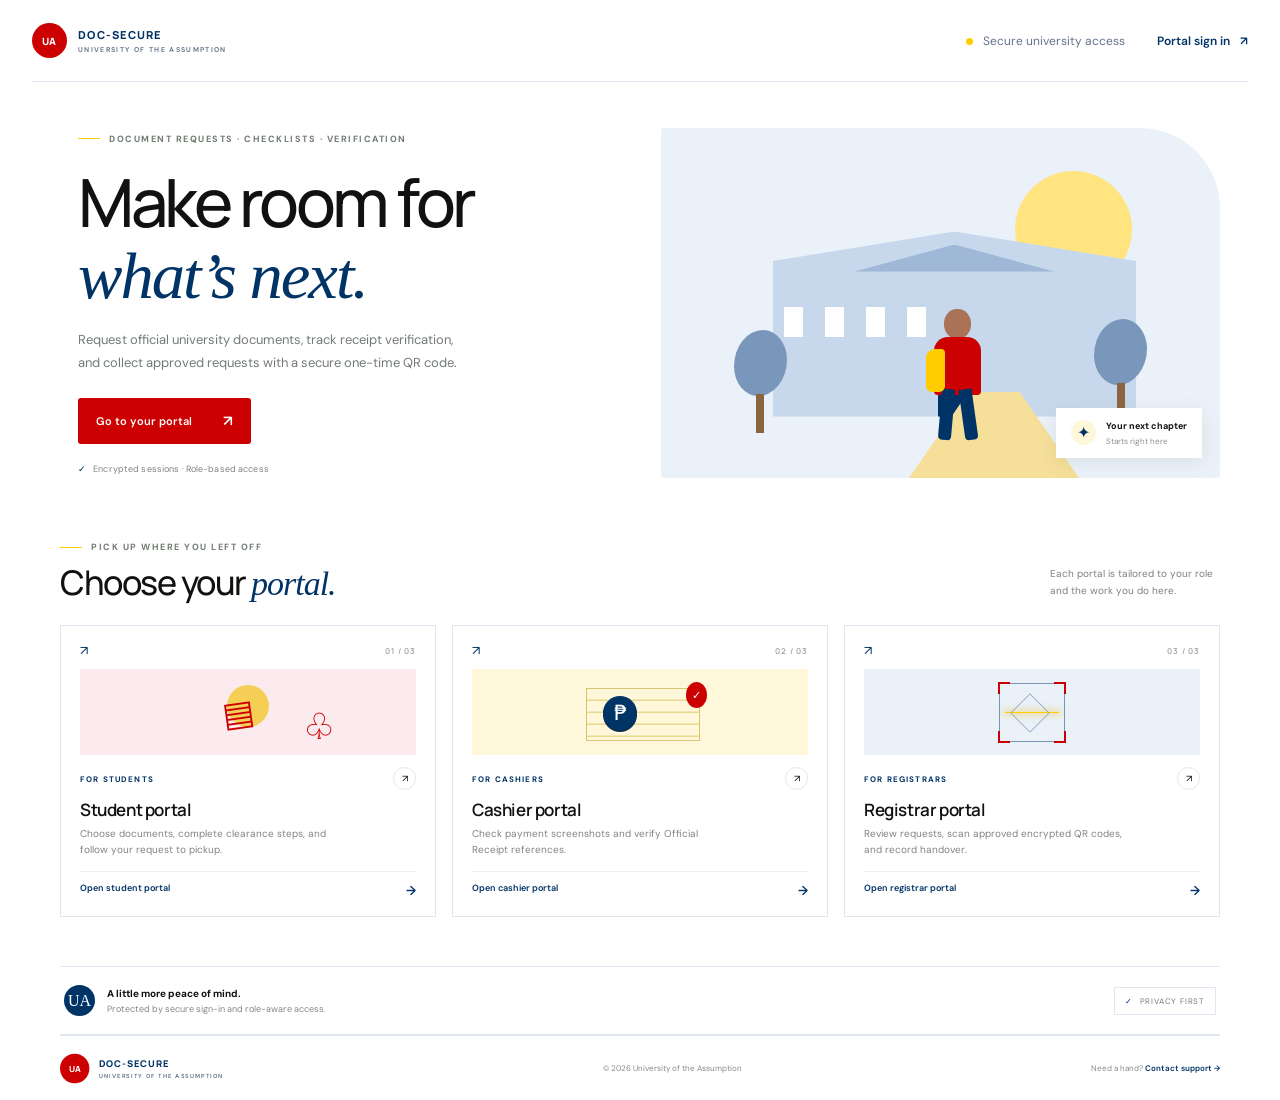
<file: frontend/index.html>
<!doctype html>
<html lang="en">
<head>
  <meta charset="utf-8">
  <meta name="viewport" content="width=device-width, initial-scale=1">
  <meta name="theme-color" content="#CC0000">
  <title>DOC-SECURE | University of the Assumption</title>
  <link rel="preconnect" href="https://fonts.googleapis.com">
  <link rel="preconnect" href="https://fonts.gstatic.com" crossorigin>
  <link href="https://fonts.googleapis.com/css2?family=DM+Sans:wght@400;500;600;700&family=Manrope:wght@400;500;600;700;800&display=swap" rel="stylesheet">
  <link rel="stylesheet" href="styles.css">
</head>
<body class="landing-page">
  <header class="site-header">
    <a class="brand" href="index.html" aria-label="DOC-SECURE, University of the Assumption"><span class="brand-mark">UA</span><span>DOC-SECURE <small>UNIVERSITY OF THE ASSUMPTION</small></span></a>
    <div class="header-right"><span class="secure-label"><span class="status-dot"></span> Secure university access</span><a class="text-link" href="#portals">Portal sign in <span>↗</span></a></div>
  </header>
  <main>
    <section class="hero wrap">
      <div class="hero-copy">
        <div class="eyebrow"><span class="eyebrow-line"></span> DOCUMENT REQUESTS · CHECKLISTS · VERIFICATION</div>
        <h1>Make room for<br><em>what’s next.</em></h1>
        <p class="hero-description">Request official university documents, track receipt verification, and collect approved requests with a secure one-time QR code.</p>
        <a class="button button-dark" href="#portals">Go to your portal <span>↗</span></a>
        <div class="hero-footnote"><span class="mini-check">✓</span> Encrypted sessions · Role-based access</div>
      </div>
      <div class="hero-art" aria-label="Illustration of a university student on campus">
        <div class="art-sun"></div><div class="art-building"><span></span><span></span><span></span><span></span><i></i></div>
        <div class="art-tree tree-left"><b></b><i></i></div><div class="art-tree tree-right"><b></b><i></i></div>
        <div class="art-path"></div><div class="art-student"><div class="student-head"></div><div class="student-body"></div><div class="student-bag"></div><div class="student-leg leg-one"></div><div class="student-leg leg-two"></div></div>
        <div class="art-note"><span class="note-icon">✦</span><span><strong>Your next chapter</strong><small>Starts right here</small></span></div>
      </div>
    </section>

    <section class="portals-section wrap" id="portals">
      <div class="section-heading"><div><div class="eyebrow"><span class="eyebrow-line"></span> PICK UP WHERE YOU LEFT OFF</div><h2>Choose your <em>portal.</em></h2></div><p>Each portal is tailored to your role<br>and the work you do here.</p></div>
      <div class="portal-grid">
        <a class="portal-card student-card" href="login/student/"><div class="card-top"><span class="portal-icon">↗</span><span class="card-number">01 / 03</span></div><div class="portal-illustration student-illustration"><div class="ill-sun"></div><div class="ill-book">▤</div><div class="ill-plant">♧</div></div><div class="portal-meta"><span class="role-tag">FOR STUDENTS</span><span class="arrow-circle">↗</span></div><h3>Student portal</h3><p>Choose documents, complete clearance steps, and follow your request to pickup.</p><div class="card-link">Open student portal <span>→</span></div></a>
        <a class="portal-card cashier-card" href="login/cashier/"><div class="card-top"><span class="portal-icon">↗</span><span class="card-number">02 / 03</span></div><div class="portal-illustration cashier-illustration"><div class="ledger-lines"></div><div class="ledger-coin">₱</div><div class="ledger-check">✓</div></div><div class="portal-meta"><span class="role-tag">FOR CASHIERS</span><span class="arrow-circle">↗</span></div><h3>Cashier portal</h3><p>Check payment screenshots and verify Official Receipt references.</p><div class="card-link">Open cashier portal <span>→</span></div></a>
        <a class="portal-card registrar-card" href="login/registrar/"><div class="card-top"><span class="portal-icon">↗</span><span class="card-number">03 / 03</span></div><div class="portal-illustration registrar-illustration"><div class="scan-frame"><i></i><b></b><span></span></div><div class="scan-glow"></div></div><div class="portal-meta"><span class="role-tag">FOR REGISTRARS</span><span class="arrow-circle">↗</span></div><h3>Registrar portal</h3><p>Review requests, scan approved encrypted QR codes, and record handover.</p><div class="card-link">Open registrar portal <span>→</span></div></a>
      </div>
    </section>
    <section class="trust-strip wrap"><div class="trust-mark">UA</div><div><strong>A little more peace of mind.</strong><span>Protected by secure sign-in and role-aware access.</span></div><div class="trust-badge"><span>✓</span> PRIVACY FIRST</div></section>
  </main>
  <footer class="site-footer wrap"><a class="brand brand-small" href="index.html"><span class="brand-mark">UA</span><span>DOC-SECURE <small>UNIVERSITY OF THE ASSUMPTION</small></span></a><span>© 2026 University of the Assumption</span><a href="mailto:help@ua.example">Need a hand? <b>Contact support →</b></a></footer>
</body>
</html>
</file>
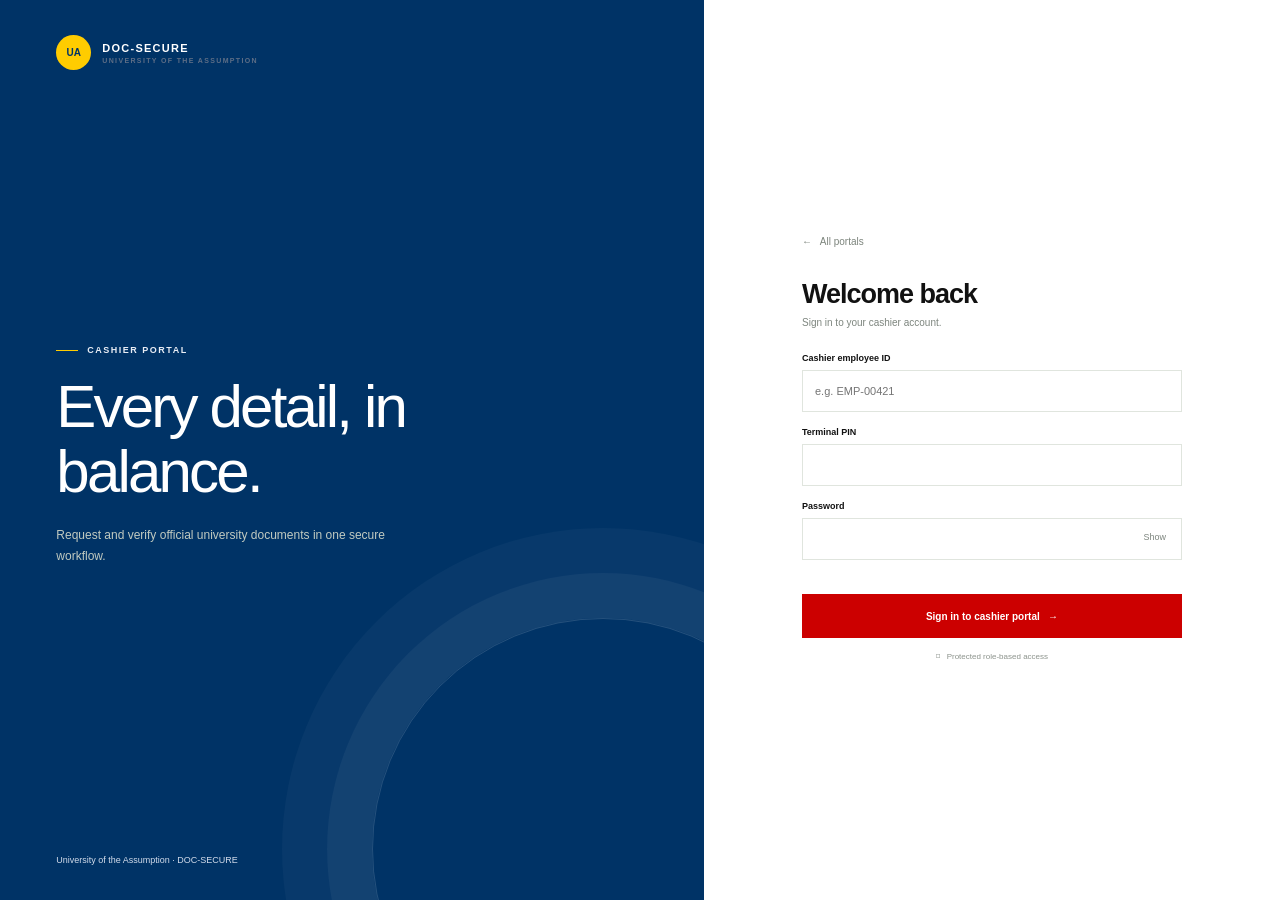
<file: frontend/login/cashier/index.html>
<!doctype html>
<html lang="en"><head><meta charset="utf-8"><meta name="viewport" content="width=device-width, initial-scale=1"><title>DOC-SECURE | University of the Assumption</title><link rel="stylesheet" href="../../styles.css"></head><body class="portal-page cashier-theme" data-role="cashier"><div id="app"></div><script src="../../js/crypto.js" defer></script><script src="../../js/app.js" defer></script></body></html>
</file>
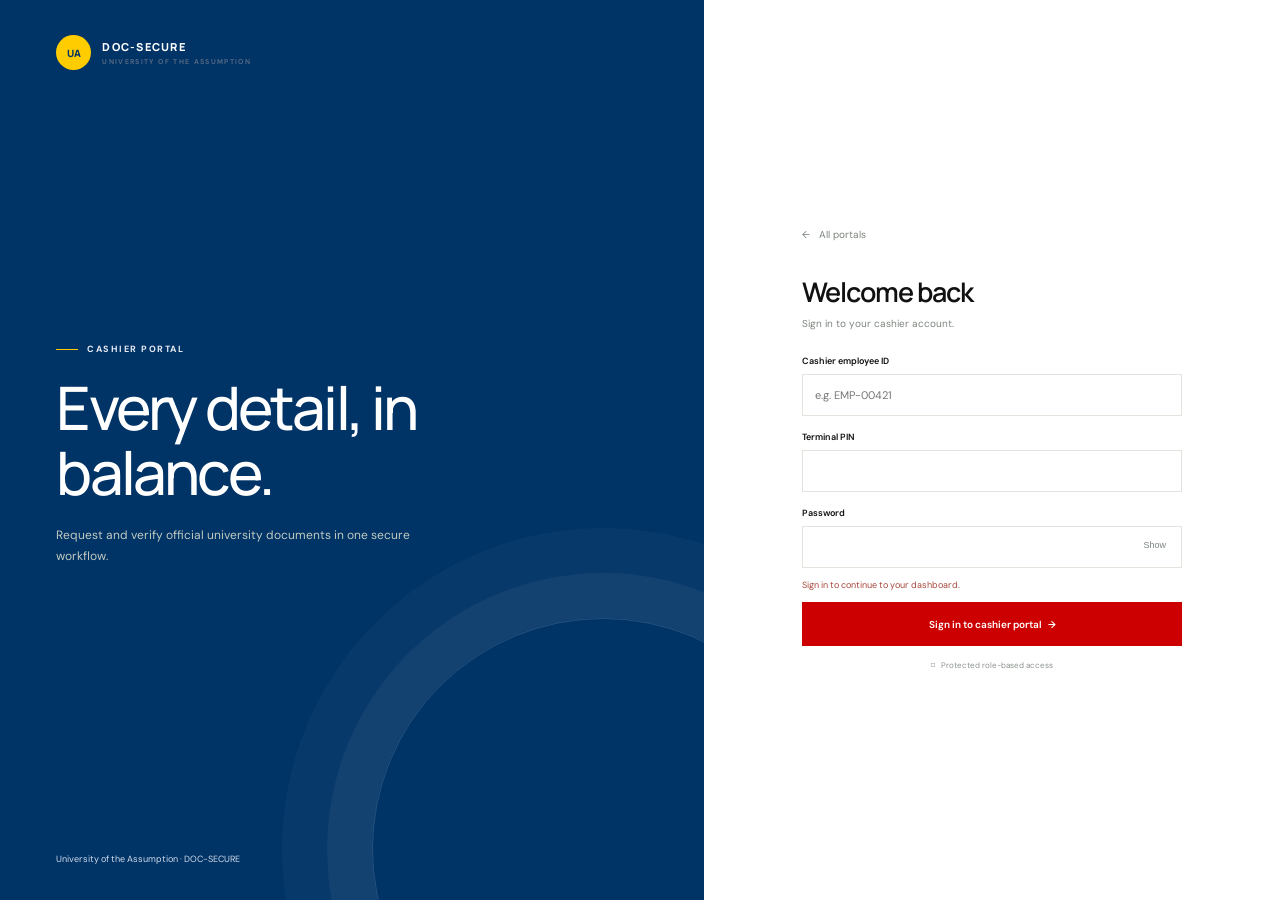
<file: frontend/cashier.html>
<!doctype html>
<html lang="en">
<head>
  <meta charset="utf-8"><meta name="viewport" content="width=device-width, initial-scale=1"><title>DOC-SECURE | University of the Assumption</title>
  <link rel="preconnect" href="https://fonts.googleapis.com"><link rel="preconnect" href="https://fonts.gstatic.com" crossorigin><link href="https://fonts.googleapis.com/css2?family=DM+Sans:wght@400;500;600;700&family=Manrope:wght@400;500;600;700;800&display=swap" rel="stylesheet"><link rel="stylesheet" href="styles.css">
</head>
<body class="portal-page cashier-theme" data-role="cashier">
  <div id="app"></div><script src="js/crypto.js" defer></script><script src="js/app.js" defer></script>
</body>
</html>
</file>
<file: frontend/styles.css>
:root{--ink:#202923;--muted:#747c75;--line:#e5e8e2;--paper:#f6f7f4;--white:#fff;--green:#dcebd8;--green-strong:#9fc68f;--serif:Georgia,'Times New Roman',serif;--sans:'DM Sans',sans-serif;--display:'Manrope',sans-serif}*{box-sizing:border-box}html{scroll-behavior:smooth}body{margin:0;background:var(--paper);color:var(--ink);font-family:var(--sans);-webkit-font-smoothing:antialiased}a{color:inherit;text-decoration:none}.wrap{width:min(1160px,calc(100% - 64px));margin-inline:auto}.site-header{height:82px;width:min(1280px,calc(100% - 64px));margin:auto;display:flex;align-items:center;justify-content:space-between;border-bottom:1px solid var(--line)}.brand{display:flex;align-items:center;gap:11px;font:800 11px var(--display);letter-spacing:1.25px}.brand small{display:block;font:600 8px var(--sans);letter-spacing:2.2px;margin-top:3px;color:#858c85}.brand-mark{height:35px;width:35px;border-radius:50%;display:grid;place-items:center;background:#24342b;color:#fff;font:700 18px var(--serif);letter-spacing:0}.header-right{display:flex;align-items:center;gap:32px;font-size:12px}.secure-label{color:#747c75}.status-dot{display:inline-block;width:7px;height:7px;margin-right:7px;border-radius:50%;background:#82ae70}.text-link{font-weight:600}.text-link span{margin-left:7px}.hero{display:grid;grid-template-columns:1fr 1fr;min-height:435px;align-items:center;padding:38px 0 32px;gap:42px}.hero-copy{padding:2px 0 0 18px}.eyebrow{font-size:9px;font-weight:700;letter-spacing:1.5px;color:#717a71;display:flex;align-items:center;gap:9px}.eyebrow-line{height:1px;width:22px;background:#91aa88}.hero h1,.section-heading h2{font:500 clamp(46px,5.2vw,67px)/1.07 var(--display);letter-spacing:-3.5px;margin:21px 0 14px}.hero h1 em,.section-heading h2 em{font:italic 500 1em var(--serif);letter-spacing:-2px;color:#6f9468}.hero-description{max-width:390px;color:#737b74;font-size:13px;line-height:1.8;margin:0 0 23px}.button{height:46px;padding:0 18px;display:inline-flex;align-items:center;gap:31px;font-size:11px;font-weight:600;border-radius:3px}.button-dark{background:#26372d;color:#fff}.button-dark span{font-size:15px}.hero-footnote{font-size:9px;color:#7c847c;margin-top:19px;letter-spacing:.12px}.mini-check{color:#5f8c59;margin-right:5px}.hero-art{position:relative;height:350px;overflow:hidden;background:#e7eee4;border-radius:3px 80px 3px 3px}.art-sun{position:absolute;width:117px;height:117px;border-radius:50%;background:#f4eccd;top:43px;right:88px}.art-building{position:absolute;top:104px;left:20%;width:65%;height:185px;background:#c8d7c6;clip-path:polygon(0 16%,50% 0,100% 16%,100% 100%,0 100%)}.art-building:before{content:"";position:absolute;top:13px;left:50%;transform:translateX(-50%);width:55%;height:27px;background:#aec4ad;clip-path:polygon(0 100%,50% 0,100% 100%)}.art-building span{position:relative;z-index:2;display:inline-block;width:19px;height:30px;background:#ecf0dc;margin:75px 11px 0}.art-building i{position:absolute;bottom:0;left:calc(50% - 16px);width:32px;height:58px;background:#79977d;border-radius:18px 18px 0 0}.art-path{position:absolute;bottom:-44px;left:39%;width:230px;height:130px;background:#d6d5bc;clip-path:polygon(39% 0,61% 0,100% 100%,0 100%)}.art-tree{position:absolute;z-index:3;bottom:47px}.tree-left{left:13%}.tree-right{right:13%;bottom:58px}.art-tree b{display:block;width:53px;height:66px;background:#8ca77e;border-radius:55% 45% 55% 45%}.art-tree i{display:block;height:39px;width:8px;background:#927e62;margin:-2px auto}.art-student{position:absolute;z-index:4;bottom:25px;left:47%;width:62px;height:147px}.student-head{position:absolute;top:3px;left:20px;height:30px;width:27px;border-radius:48%;background:#aa7256}.student-body{position:absolute;top:31px;left:10px;width:47px;height:58px;background:#587765;border-radius:14px 14px 4px 4px}.student-bag{position:absolute;z-index:2;top:43px;left:2px;width:19px;height:43px;background:#c7975d;border-radius:9px 4px 6px 6px}.student-leg{position:absolute;top:83px;width:13px;height:51px;background:#39483e;border-radius:0 0 4px 4px}.leg-one{left:16px;transform:rotate(5deg)}.leg-two{left:38px;transform:rotate(-8deg)}.art-note{position:absolute;z-index:5;right:18px;bottom:20px;background:#fff;padding:12px 15px;display:flex;align-items:center;gap:10px;box-shadow:0 4px 18px #66765a20}.note-icon{width:25px;height:25px;display:grid;place-items:center;background:#eff4e8;border-radius:50%;color:#75966a}.art-note strong,.art-note small{display:block;font-size:9px}.art-note small{color:#8b9189;margin-top:4px;font-size:8px}.portals-section{padding:24px 0 49px}.section-heading{display:flex;align-items:end;justify-content:space-between;margin-bottom:22px}.section-heading h2{font-size:34px;letter-spacing:-1.5px;margin:11px 0 0}.section-heading h2 em{letter-spacing:-1px}.section-heading p{font-size:10px;line-height:1.7;color:#7b827b;margin:0 7px 4px}.portal-grid{display:grid;grid-template-columns:repeat(3,1fr);gap:16px}.portal-card{display:block;min-height:285px;padding:16px 19px 17px;background:#fff;border:1px solid #eceee9;transition:transform .2s,box-shadow .2s}.portal-card:hover{transform:translateY(-3px);box-shadow:0 12px 26px #33432b10}.card-top,.portal-meta{display:flex;align-items:center;justify-content:space-between}.portal-icon{font-size:13px;color:#6b796b}.card-number{font:600 8px var(--display);letter-spacing:.8px;color:#9a9f99}.portal-illustration{height:86px;margin:10px 0 12px;position:relative;overflow:hidden}.student-illustration{background:#edf3e8}.ill-sun{position:absolute;width:42px;height:42px;background:#d7e5ca;border-radius:50%;left:calc(50% - 21px);top:16px}.ill-book{position:absolute;z-index:2;left:calc(50% - 26px);top:22px;font-size:34px;color:#667e5e;transform:rotate(-8deg)}.ill-plant{position:absolute;right:24%;bottom:5px;color:#77916f;font-size:36px}.cashier-illustration{background:#f4eee4}.ledger-lines{position:absolute;top:19px;left:34%;width:34%;height:53px;border:1px solid #c9b998;background:repeating-linear-gradient(to bottom,transparent 0 10px,#dacdb8 11px 12px)}.ledger-coin{position:absolute;left:39%;top:27px;width:34px;height:34px;display:grid;place-items:center;border-radius:50%;background:#d3b57d;color:#fff;font:500 21px var(--serif);box-shadow:0 2px 0 #b09666}.ledger-check{position:absolute;right:30%;top:13px;background:#869977;border-radius:50%;color:#fff;font-size:11px;padding:6px}.registrar-illustration{background:#e9eef0}.scan-frame{position:absolute;left:calc(50% - 33px);top:14px;width:66px;height:59px;border:1px solid #889b9f}.scan-frame:before,.scan-frame:after,.scan-frame i:before,.scan-frame i:after{content:"";position:absolute;width:10px;height:10px;border-color:#587c78;border-style:solid}.scan-frame:before{top:-2px;left:-2px;border-width:2px 0 0 2px}.scan-frame:after{top:-2px;right:-2px;border-width:2px 2px 0 0}.scan-frame i:before{bottom:-2px;left:-2px;border-width:0 0 2px 2px}.scan-frame i:after{bottom:-2px;right:-2px;border-width:0 2px 2px 0}.scan-frame b{position:absolute;left:5px;right:5px;top:28px;height:1px;background:#7d9b8e;box-shadow:0 0 7px 2px #9fbeae}.scan-frame span{position:absolute;top:15px;left:16px;height:28px;width:28px;border:1px solid #abc0b5;transform:rotate(45deg)}.portal-meta{margin-top:2px}.role-tag{font-size:8px;letter-spacing:1.15px;font-weight:700;color:#7c877c}.arrow-circle{height:23px;width:23px;display:grid;place-items:center;border:1px solid #e7e9e4;border-radius:50%;font-size:10px}.portal-card h3{font:600 17px var(--display);letter-spacing:-.4px;margin:8px 0 5px}.portal-card p{font-size:10px;color:#7f867f;line-height:1.55;margin:0;max-width:260px}.card-link{border-top:1px solid #edf0eb;margin-top:14px;padding-top:10px;font-size:9px;font-weight:600;display:flex;justify-content:space-between}.card-link span{font-size:13px;color:#83977b}.trust-strip{border-block:1px solid var(--line);padding:18px 4px;display:flex;align-items:center;gap:12px}.trust-mark{height:31px;width:31px;display:grid;place-items:center;background:#26372d;color:#fff;border-radius:50%;font:16px var(--serif)}.trust-strip strong,.trust-strip span{display:block}.trust-strip strong{font-size:10px}.trust-strip div:nth-child(2) span{font-size:9px;color:#818881;margin-top:3px}.trust-badge{margin-left:auto;padding:8px 10px;border:1px solid var(--line);font-size:8px;letter-spacing:.8px;color:#737c74}.trust-badge span{display:inline;color:#6b9663;margin-right:4px}.site-footer{min-height:65px;display:flex;align-items:center;justify-content:space-between;color:#858b84;font-size:8px}.brand-small{color:var(--ink);transform:scale(.84);transform-origin:left center}.site-footer>a:last-child b{color:#414c43;font-weight:600}

/* Role portal workspace */
.portal-page{min-height:100vh;--accent:#729568;--tint:#edf4e8;--accent-dark:#3f6040}.cashier-theme{--accent:#ad8b58;--tint:#f7f1e7;--accent-dark:#745832}.registrar-theme{--accent:#648589;--tint:#eaf1f1;--accent-dark:#3b6165}.workspace{min-height:100vh;display:grid;grid-template-columns:230px 1fr;background:#f5f6f3}.sidebar{background:#202d25;color:#fff;padding:25px 17px;display:flex;flex-direction:column}.sidebar .brand{color:#fff;margin:0 0 45px 7px}.sidebar .brand small{color:#a9b1aa}.sidebar .brand-mark{background:#465a49}.side-label{font-size:8px;letter-spacing:1.4px;color:#929d93;margin:0 0 13px 10px}.side-nav{display:grid;gap:4px}.side-nav a{font-size:11px;color:#cad1c9;padding:11px 10px;border-radius:3px}.side-nav a.active,.side-nav a:hover{background:#34453a;color:#fff}.side-nav a span{display:inline-block;width:23px;color:#a8b9a5}.side-bottom{margin-top:auto}.help-box{border:1px solid #435047;padding:13px;margin:18px 0 21px}.help-box strong{font-size:10px}.help-box p{font-size:9px;color:#aeb8af;line-height:1.5}.help-box a{font-size:9px;color:#dce7db}.user-mini{display:flex;align-items:center;gap:9px;border-top:1px solid #435047;padding:15px 2px 0;font-size:9px}.avatar{width:31px;height:31px;display:grid;place-items:center;border-radius:50%;background:#526f58;color:#fff;font-weight:700}.user-mini small{display:block;color:#aeb8af;margin-top:3px}.main-area{min-width:0}.topbar{height:65px;padding:0 38px;display:flex;align-items:center;justify-content:space-between;background:#fff;border-bottom:1px solid #eaede7}.breadcrumbs{font-size:10px;color:#899089}.breadcrumbs b{color:#333f36;font-weight:600}.topbar-right{display:flex;align-items:center;gap:19px;font-size:10px;color:#777f78}.top-avatar{height:29px;width:29px;border-radius:50%;display:grid;place-items:center;background:var(--tint);color:var(--accent-dark);font-weight:700}.dashboard{padding:30px 38px 50px;max-width:1280px;margin:auto}.welcome-row{display:flex;justify-content:space-between;align-items:end;margin-bottom:22px}.welcome-row .eyebrow{font-size:8px}.welcome-row h1{font:600 27px var(--display);letter-spacing:-1px;margin:8px 0 4px}.welcome-row p{font-size:10px;color:#7b837c;margin:0}.date-chip{background:#fff;border:1px solid var(--line);padding:9px 12px;font-size:9px;color:#737b74}.stats-grid{display:grid;grid-template-columns:repeat(3,1fr);gap:13px;margin-bottom:15px}.stat-card{background:#fff;border:1px solid #e9ece6;padding:16px 17px;min-height:101px}.stat-head{display:flex;justify-content:space-between;color:#7d847d;font-size:9px}.stat-icon{color:var(--accent-dark);background:var(--tint);height:23px;width:23px;display:grid;place-items:center;border-radius:50%;font-size:11px}.stat-value{font:600 22px var(--display);margin-top:8px;letter-spacing:-.5px}.stat-foot{font-size:8px;color:#848c84;margin-top:3px}.stat-foot .good{color:#659060}.content-grid{display:grid;grid-template-columns:minmax(0,1.4fr) minmax(260px,.9fr);gap:15px}.panel{background:#fff;border:1px solid #e9ece6;padding:18px;margin-bottom:15px}.panel-heading{display:flex;justify-content:space-between;align-items:center;margin-bottom:15px}.panel-heading h2{font:600 13px var(--display);margin:0;letter-spacing:-.2px}.panel-heading a,.panel-heading button{font:500 9px var(--sans);color:var(--accent-dark);border:0;background:none;cursor:pointer}.profile-row{display:flex;align-items:center;gap:12px}.profile-avatar{width:47px;height:47px;display:grid;place-items:center;background:var(--tint);border-radius:50%;font:600 16px var(--display);color:var(--accent-dark)}.profile-row strong{font-size:11px}.profile-row p{font-size:9px;color:#7e867f;margin:4px 0}.badge{font-size:8px;letter-spacing:.45px;color:#537650;background:#edf5e9;padding:5px 8px;border-radius:2px;display:inline-block}.badge.pending{color:#92743d;background:#fbf4e6}.detail-grid{display:grid;grid-template-columns:repeat(2,1fr);gap:14px;padding-top:15px;margin-top:15px;border-top:1px solid #eff1ed}.detail-label{font-size:8px;color:#879087;margin-bottom:5px}.detail-value{font-size:10px;font-weight:600}.progress-line{height:6px;background:#eef0eb;margin:12px 0 7px;border-radius:9px;overflow:hidden}.progress-line span{height:100%;display:block;background:var(--accent);border-radius:9px}.progress-meta{display:flex;justify-content:space-between;font-size:8px;color:#7c857c}.course-row,.activity-row{display:flex;align-items:center;justify-content:space-between;padding:10px 0;border-top:1px solid #f0f2ee;font-size:9px}.course-left{display:flex;align-items:center;gap:9px}.course-dot{width:7px;height:7px;background:var(--accent);border-radius:50%}.course-row small,.activity-row small{display:block;color:#858c85;margin-top:3px;font-size:8px}.qr-box{background:#fafbf9;border:1px solid #edf0eb;padding:14px;text-align:center}.qr-canvas{width:148px;height:148px;max-width:100%;image-rendering:pixelated;background:#fff;padding:7px;border:1px solid #edf0eb}.qr-help{font-size:8px;color:#7c847c;line-height:1.5;margin:9px auto 12px;max-width:220px}.button-small{min-height:34px;padding:0 13px;border:0;border-radius:2px;background:#27382e;color:#fff;font:600 9px var(--sans);cursor:pointer}.button-small.outline{background:#fff;border:1px solid #dfe4dc;color:#414c43}.qr-status{font-size:8px;margin-bottom:9px;color:#5b8255}.search-row{display:flex;gap:8px;margin:0 0 12px}.field-input{height:37px;padding:0 11px;border:1px solid #e1e5df;background:#fff;font:10px var(--sans);color:var(--ink);width:100%;outline:none}.field-input:focus{border-color:var(--accent)}.student-result{padding:13px;background:#fafbf9;border:1px solid #edf0eb;display:none}.student-result.visible{display:block}.result-head{display:flex;align-items:center;justify-content:space-between;margin-bottom:10px}.result-head strong{font-size:11px}.result-details{display:grid;grid-template-columns:1fr 1fr;gap:10px}.result-details div{font-size:8px;color:#818981}.result-details b{display:block;font-size:9px;color:#354037;margin-top:4px}.payment-form{display:grid;grid-template-columns:1fr 1fr;gap:9px}.payment-form .full{grid-column:1/-1}.notice{padding:10px;background:var(--tint);color:var(--accent-dark);font-size:9px;line-height:1.5;margin:10px 0}.camera-frame{min-height:205px;background:#1e2925;display:grid;place-items:center;position:relative;overflow:hidden;color:#dce5dc}.camera-frame video{position:absolute;inset:0;width:100%;height:100%;object-fit:cover;display:none}.camera-frame video.active{display:block}.camera-placeholder{text-align:center;font-size:9px;color:#c4d0c5;z-index:1;padding:25px}.camera-placeholder strong{display:block;font:500 15px var(--display);margin:10px 0 5px}.scan-overlay{position:absolute;width:140px;height:140px;border:1px solid #acc7a3;z-index:2;display:none}.camera-frame.scanning .scan-overlay{display:block}.camera-frame.scanning .camera-placeholder{display:none}.camera-actions{display:flex;gap:8px;margin-top:11px}.verification{display:none;margin-top:12px}.verification.visible{display:block}.table{width:100%;border-collapse:collapse;font-size:9px}.table th{text-align:left;font-weight:500;color:#828982;border-bottom:1px solid #e9ece6;padding:9px 7px}.table td{padding:10px 7px;border-bottom:1px solid #f0f2ee}.toast{position:fixed;bottom:22px;right:22px;background:#27382e;color:#fff;padding:12px 16px;font-size:10px;box-shadow:0 5px 22px #0002;z-index:20;opacity:0;transform:translateY(8px);transition:.2s;pointer-events:none}.toast.visible{opacity:1;transform:translateY(0)}.login-screen{display:grid;grid-template-columns:1.1fr .9fr;min-height:100vh;background:#fff}.login-aside{background:#203028;padding:35px 8%;color:#fff;display:flex;flex-direction:column;justify-content:space-between;position:relative;overflow:hidden}.login-aside:after{content:"";position:absolute;width:460px;height:460px;border:1px solid #61726155;border-radius:50%;bottom:-180px;right:-130px;box-shadow:0 0 0 45px #61726111,0 0 0 90px #6172610b}.login-aside .brand{z-index:1}.login-aside .brand-mark{background:#516c54}.login-aside-copy{position:relative;z-index:1;max-width:450px;margin:auto 0}.login-aside-copy .eyebrow{color:#b6c6b2}.login-aside-copy h1{font:500 clamp(38px,5vw,60px)/1.08 var(--display);letter-spacing:-2.8px;margin:20px 0}.login-aside-copy h1 em{font:italic 500 1em var(--serif);color:#b1c99f}.login-aside-copy p{font-size:12px;line-height:1.8;color:#c1cbc1;max-width:360px}.login-aside-foot{position:relative;z-index:1;font-size:9px;color:#aab5aa}.login-card-wrap{display:grid;place-items:center;padding:34px}.login-card{width:min(380px,100%)}.back-link{font-size:10px;color:#7c847c}.login-card h2{font:600 27px var(--display);letter-spacing:-1px;margin:30px 0 7px}.login-subtitle{font-size:10px;color:#7d857e;margin:0 0 25px}.form-field{display:block;margin-bottom:15px}.form-field span{display:block;font-size:9px;font-weight:600;margin-bottom:7px}.form-field input{width:100%;height:42px;border:1px solid #e0e5de;padding:0 12px;font:11px var(--sans);outline:none}.form-field input:focus{border-color:var(--accent)}.password-wrap{position:relative}.password-wrap input{padding-right:55px}.toggle-password{position:absolute;right:10px;top:13px;color:#7d857e;font-size:9px;cursor:pointer;border:0;background:none}.form-options{display:flex;justify-content:space-between;align-items:center;margin:5px 0 18px;font-size:9px;color:#717971}.form-options a{color:var(--accent-dark);font-weight:600}.check-label{display:flex;align-items:center;gap:6px}.check-label input{accent-color:var(--accent)}.login-submit{height:44px;width:100%;border:0;background:#26382e;color:#fff;font:600 10px var(--sans);cursor:pointer}.login-secure{text-align:center;font-size:8px;color:#8b928b;margin-top:14px}.login-error{font-size:9px;color:#a7473b;min-height:14px;margin:-4px 0 9px}
@media(max-width:850px){.hero{gap:20px;min-height:390px}.hero-copy{padding-left:0}.hero-art{height:300px}.portal-grid{gap:10px}.portal-card{padding:13px}.workspace{grid-template-columns:190px 1fr}.dashboard{padding:25px 22px}.topbar{padding:0 22px}.content-grid{grid-template-columns:1fr}.qr-box{display:flex;align-items:center;gap:15px;text-align:left}.qr-canvas{width:115px;height:115px}.login-screen{grid-template-columns:1fr 1fr}.login-aside{padding:28px 7%}}
@media(max-width:620px){.wrap,.site-header{width:calc(100% - 36px)}.site-header{height:68px}.header-right{gap:12px}.secure-label{display:none}.hero{grid-template-columns:1fr;padding:45px 0 20px;gap:25px}.hero-copy{padding:0}.hero h1{font-size:52px}.hero-art{height:250px}.art-building{top:76px;height:150px}.art-student{transform:scale(.8);transform-origin:bottom}.portals-section{padding-top:30px}.section-heading{align-items:start;gap:12px}.section-heading h2{font-size:30px}.section-heading p{font-size:9px}.portal-grid{grid-template-columns:1fr}.portal-card{min-height:auto;padding:15px 17px}.portal-illustration{height:90px}.trust-strip{gap:9px}.trust-strip div:nth-child(2) span{max-width:190px;line-height:1.4}.trust-badge{font-size:7px;padding:7px}.site-footer{flex-wrap:wrap;gap:4px;padding:12px 0}.site-footer>span{order:3;width:100%}.workspace{display:block}.sidebar{display:none}.topbar{height:57px;padding:0 17px}.dashboard{padding:23px 16px 40px}.welcome-row{align-items:start;gap:10px}.welcome-row h1{font-size:23px}.welcome-row p{max-width:260px;line-height:1.5}.date-chip{white-space:nowrap;font-size:8px;padding:8px}.stats-grid{grid-template-columns:1fr 1fr;gap:8px}.stat-card{padding:12px;min-height:90px}.stat-value{font-size:19px}.stat-card:last-child:nth-child(odd){grid-column:1/-1}.content-grid{display:block}.panel{padding:14px}.qr-box{display:block;text-align:center}.qr-canvas{width:140px;height:140px}.login-screen{display:block}.login-aside{min-height:235px;padding:23px 25px}.login-aside-copy{margin:38px 0 15px}.login-aside-copy h1{font-size:36px;margin:13px 0}.login-aside-copy p{font-size:10px}.login-aside-foot{font-size:8px}.login-card-wrap{padding:30px 25px}.login-card h2{margin-top:22px}.result-details{grid-template-columns:1fr 1fr}}

/* University of the Assumption DOC-SECURE brand palette. */
:root{--ink:#111111;--muted:#64748b;--line:#e1e7f0;--paper:#fff;--white:#fff;--green:#dbe8f7;--green-strong:#17477f;--ua-red:#CC0000;--ua-blue:#003366;--ua-yellow:#FFCC00;--ua-blue-light:#eaf1f9;--ua-red-light:#fbebee;--ua-yellow-light:#fff7d9}
body{background:#fff;color:var(--ink)}
.brand{color:var(--ua-blue)}
.brand small{color:#5d6e86;font-size:7px;letter-spacing:1.35px}
.brand-mark{background:var(--ua-red);color:#fff;font:800 10px var(--display);letter-spacing:.2px}
.secure-label,.breadcrumbs,.topbar-right{color:#63728a}
.status-dot{background:var(--ua-yellow)}
.text-link,.card-link,.panel-heading a,.panel-heading button,.site-footer>a:last-child b{color:var(--ua-blue)}
.eyebrow-line{background:var(--ua-yellow)}
.hero h1 em,.section-heading h2 em{color:var(--ua-blue)}
.button-dark,.button-small,.login-submit{background:var(--ua-red);color:#fff}
.mini-check,.trust-badge span,.qr-status{color:var(--ua-blue)}
.hero-art{background:var(--ua-blue-light)}
.art-sun{background:#ffe480}
.art-building{background:#c7d8ed}
.art-building:before{background:#9fb8d7}
.art-building span{background:#fff}
.art-building i{background:var(--ua-blue)}
.art-path{background:#f5df99}
.art-tree b{background:#7996bb}
.art-tree i{background:#8b653f}
.student-body{background:var(--ua-red)}
.student-bag{background:var(--ua-yellow)}
.student-leg{background:var(--ua-blue)}
.note-icon{background:var(--ua-yellow-light);color:var(--ua-blue)}
.portal-card{border-color:#e1e7f0}
.student-illustration{background:var(--ua-red-light)}
.ill-sun{background:#f5cf55}
.ill-book,.ill-plant{color:var(--ua-red)}
.cashier-illustration{background:var(--ua-yellow-light)}
.ledger-lines{border-color:#d8c36f;background:repeating-linear-gradient(to bottom,transparent 0 10px,#e7d990 11px 12px)}
.ledger-coin{background:var(--ua-blue);box-shadow:0 2px 0 #0d2c52}
.ledger-check{background:var(--ua-red)}
.registrar-illustration{background:var(--ua-blue-light)}
.scan-frame{border-color:#7894b8}
.scan-frame:before,.scan-frame:after,.scan-frame i:before,.scan-frame i:after{border-color:var(--ua-red)}
.scan-frame b{background:var(--ua-yellow);box-shadow:0 0 7px 2px #f2c23088}
.scan-frame span{border-color:#97adc9}
.role-tag,.portal-icon,.card-link span{color:var(--ua-blue)}
.trust-mark{background:var(--ua-blue);color:#fff}
.portal-page{--accent:var(--ua-red);--tint:var(--ua-red-light);--accent-dark:var(--ua-red)}
.cashier-theme{--accent:var(--ua-blue);--tint:var(--ua-blue-light);--accent-dark:var(--ua-blue)}
.registrar-theme{--accent:#b48a00;--tint:var(--ua-yellow-light);--accent-dark:#765900}
.workspace{background:#f5f7fb}
.sidebar{background:var(--ua-blue)}
.sidebar .brand{color:#fff}
.sidebar .brand small{color:#dce6f3}
.sidebar .brand-mark{background:var(--ua-yellow);color:var(--ua-blue)}
.side-nav a.active,.side-nav a:hover{background:#244d7e;color:#fff}
.side-nav a span{color:#f2cf59}
.help-box{border-color:#527198}
.help-box a{color:#ffe37f}
.avatar{background:var(--ua-red)}
.top-avatar{background:var(--ua-yellow-light);color:var(--ua-blue)}
.badge{color:var(--ua-blue);background:var(--ua-blue-light)}
.badge.pending{color:#765900;background:var(--ua-yellow-light)}
.button-small.outline{background:#fff;border-color:#cbd7e7;color:var(--ua-blue)}
.toast{background:var(--ua-blue);border-left:4px solid var(--ua-yellow)}
.login-aside{background:var(--ua-blue)}
.login-aside:after{border-color:#ffffff25;box-shadow:0 0 0 45px #ffffff0b,0 0 0 90px #ffffff08}
.login-aside .brand{color:#fff}
.login-aside .brand-mark{background:var(--ua-yellow);color:var(--ua-blue)}
.login-aside-copy .eyebrow{color:#e8edf5}
.login-aside-copy h1 em{color:#ffe27a}
.login-aside-foot{color:#d2dceb}
.form-field input:focus,.field-input:focus{border-color:var(--ua-blue)}
.form-options a{color:var(--ua-blue)}
.check-label input{accent-color:var(--ua-red)}
.button-small:hover,.login-submit:hover,.button-dark:hover{background:#8f1729}
.site-footer{border-top:1px solid var(--line)}
.sign-out{border:0;background:transparent;color:var(--ua-blue);font:600 9px var(--sans);cursor:pointer;padding:6px}
.sign-out:hover{color:var(--ua-red);text-decoration:underline}
@media(max-width:620px){.brand small{font-size:6px;letter-spacing:.9px}}

/* Document-request workflow screens */
.workflow-panel{background:#fff;border:1px solid var(--line);padding:15px 18px;margin-bottom:15px;scroll-margin-top:16px}
.workflow-ribbon{display:grid;grid-template-columns:repeat(7,minmax(0,1fr));list-style:none;padding:0;margin:10px 0 0}
.workflow-ribbon li{position:relative;display:grid;justify-items:center;gap:6px;text-align:center;color:#60718a}
.workflow-ribbon li:not(:last-child):after{content:"";position:absolute;top:12px;left:calc(50% + 16px);width:calc(100% - 32px);height:1px;background:#d5dfed}
.workflow-ribbon li>span{position:relative;z-index:1;height:25px;width:25px;display:grid;place-items:center;border-radius:50%;background:var(--ua-blue);color:#fff;font-size:9px;font-weight:700;box-shadow:0 0 0 3px #edf2f8}
.workflow-ribbon li:nth-child(3)>span,.workflow-ribbon li:nth-child(5)>span{background:var(--ua-yellow);color:#152b48}
.workflow-ribbon li:nth-child(4)>span,.workflow-ribbon li:nth-child(6)>span{background:var(--ua-red)}
.workflow-ribbon small{font-size:8px;font-weight:600}
.small-muted,.panel-subtitle,.panel-copy{font-size:9px;color:#728098;line-height:1.55}
.panel-subtitle{margin:5px 0 0}.panel-copy{font-size:10px;margin:0 0 14px}
.wide-panel{grid-column:1/-1;scroll-margin-top:16px}.request-content{align-items:start}.profile-panel{margin-bottom:15px}
.notice{display:flex;flex-direction:column;gap:5px}.notice strong{font-size:10px}.alert-notice{background:#fff0f0;color:#8e1520;border-left:3px solid var(--ua-red)}.success-notice{background:#edf5fd;color:var(--ua-blue)}
.notice details{margin-top:5px}.notice summary{cursor:pointer;font-size:9px;font-weight:700}.notice details p{margin:7px 0 1px;line-height:1.6}
.undertaking-check{display:flex;gap:8px;align-items:flex-start;font-size:9px;font-weight:600;color:#233b60;margin-top:8px}.undertaking-check input{accent-color:var(--ua-blue);margin-top:1px}
.document-options{border:0;margin:0;padding:0}.document-options legend{font-size:10px;font-weight:700;margin-bottom:8px}.document-option{display:grid;grid-template-columns:15px 1fr auto;align-items:center;gap:9px;padding:11px 9px;border:1px solid #e3e9f1;margin-bottom:7px;cursor:pointer}.document-option:has(input:checked){background:#f0f5fb;border-color:#9eb2ce}.document-option input{accent-color:var(--ua-blue)}.document-option strong,.document-option small{display:block}.document-option strong{font-size:10px}.document-option small{font-size:8px;color:#77869a;margin-top:4px}.document-option b{font-size:10px;color:var(--ua-blue)}
.request-total{display:flex;justify-content:space-between;padding:11px 2px 14px;margin-top:4px;border-top:1px solid var(--line);font-size:10px}.request-total strong{font:700 14px var(--display);color:var(--ua-blue)}
.form-grid{display:grid;grid-template-columns:1fr 1fr;gap:12px}.form-field small{display:block;color:#7d899a;font-size:8px;margin-top:5px}.form-field input[type=file]{height:auto;padding:9px;font-size:9px}.form-error{min-height:14px;color:#a01827;font-size:9px}
.mini-flow{display:flex;flex-wrap:wrap;align-items:center;gap:7px;font-size:8px;font-weight:600;color:var(--ua-blue)}.mini-flow b{color:#d2a700}
.requests-panel,.request-card{scroll-margin-top:16px}.request-list,.review-list{display:grid;gap:11px}.request-card,.review-card{border:1px solid #e3e9f1;padding:15px;background:#fff}.request-card-head{display:flex;justify-content:space-between;align-items:flex-start;gap:12px}.request-card-head h3,.review-card h3{font:600 13px var(--display);margin:5px 0 0;color:#172844}.request-id{font-size:8px;letter-spacing:.8px;color:#65748b;font-weight:700}.request-facts{display:flex;flex-wrap:wrap;gap:8px 16px;padding:11px 0;color:#718097;font-size:8px}.status-pill{padding:6px 9px;font-size:8px;font-weight:700;border-radius:20px;background:var(--ua-yellow-light);color:#765900;white-space:nowrap}.status-approved,.status-claimed{background:#e7eff9;color:var(--ua-blue)}.status-rejected{background:#fcebed;color:#a11829}.status-pending_registrar_review{background:#edf2fb;color:var(--ua-blue)}
.qr-request{border-top:1px solid var(--line);padding-top:10px;margin-top:5px}.qr-output{width:min(230px,100%);padding:8px;background:#fff;border:1px solid var(--line);margin:10px 0}.qr-output canvas,.qr-output img{display:block;max-width:100%;height:auto}.qr-help{font-size:8px;color:#718097;line-height:1.5}.resubmit-form{display:grid;gap:8px;padding:12px;margin-top:10px;background:#fff9e6;border:1px solid #f0df9d}.resubmit-form h3{font-size:10px;margin:0}.resubmit-form input:not([type=checkbox]){padding:9px;border:1px solid #e2d89f;font:9px var(--sans)}
.proof-preview{display:block;width:min(100%,340px);max-height:260px;object-fit:contain;object-position:left center;background:#f1f4f8;border:1px solid var(--line);margin:4px 0 12px}.decision-actions{display:flex;flex-wrap:wrap;gap:8px}.danger-button{background:var(--ua-red)}.danger-button:hover{background:#8e1520}
.search-row{display:flex;gap:8px}.empty-state{text-align:center;padding:24px 12px;color:#728098}.empty-state>span{display:grid;place-items:center;margin:0 auto 10px;width:34px;height:34px;border-radius:50%;background:var(--ua-yellow-light);color:var(--ua-blue)}.empty-state strong{display:block;color:#233b60;font-size:11px}.empty-state p{font-size:9px;line-height:1.5;max-width:280px;margin:6px auto 0}
.camera-frame{min-height:235px}.camera-frame #qr-reader{width:100%;max-width:100%}.camera-frame.scanning #qr-reader video{display:block;max-height:235px;object-fit:cover}.camera-frame.scanning .camera-placeholder{display:none}.camera-placeholder>span{font-size:26px;color:#ffe178}.camera-placeholder strong{display:block}.verification{margin-top:12px}.verified-card{border:1px solid #c8d6e8;padding:14px;background:#f7faff}.verified-card h3{font:600 16px var(--display);margin:10px 0 4px}.verified-card p{font-size:9px;color:#56677f}.table-wrap{overflow:auto}.table{min-width:520px}.subtle-button{border:1px solid #dbe3ee;background:#fff;color:var(--ua-blue);padding:7px 9px;font:600 8px var(--sans);cursor:pointer}.subtle-button:hover{border-color:var(--ua-blue)}
.error-screen{min-height:100vh;display:grid;place-items:center;background:#f5f7fb;padding:24px}.error-card{max-width:430px;background:#fff;border:1px solid var(--line);padding:26px}.error-card h1{font:600 20px var(--display)}.error-card p{font-size:11px;line-height:1.6;color:#7b8796}
.undertaking-dialog{width:min(480px,calc(100% - 32px));border:1px solid #cbd7e6;padding:23px;color:var(--ink);box-shadow:0 18px 60px #0a214055}.undertaking-dialog::backdrop{background:#10294a88}.dialog-kicker{font-size:8px;letter-spacing:1.2px;color:var(--ua-red);font-weight:700}.undertaking-dialog h2{font:700 20px var(--display);margin:9px 0}.dialog-copy{font-size:11px;line-height:1.7;color:#52647c}.dialog-actions{display:flex;justify-content:flex-end;gap:8px;margin-top:18px}.dialog-actions button:disabled{opacity:.45;cursor:not-allowed}
@media(max-width:900px){.workflow-ribbon small{font-size:7px}.request-content{grid-template-columns:1fr}.request-content>div:last-child{display:grid;grid-template-columns:1fr 1fr;gap:12px}.request-content .panel{margin-bottom:0}}
@media(max-width:620px){.workflow-panel{padding:13px 10px}.workflow-ribbon{grid-template-columns:repeat(4,1fr);row-gap:13px}.workflow-ribbon li:not(:last-child):after{display:none}.workflow-ribbon small{font-size:7px}.wide-panel{grid-column:auto}.form-grid{grid-template-columns:1fr;gap:4px}.request-content>div:last-child{display:block}.request-content .panel{margin-bottom:13px}.request-card-head{display:block}.status-pill{display:inline-block;margin-top:8px}.request-facts{gap:7px 11px}.review-card{padding:12px}.proof-preview{width:100%}.decision-actions .button-small{flex:1}.topbar-right>span{display:none}}
.document-option{grid-template-columns:15px minmax(0,1fr) auto}.document-option em{display:block;margin-top:4px;color:var(--ua-blue);font-size:8px;font-style:normal}.quantity-control{display:grid;justify-items:end;gap:4px;font-size:8px;color:#68778c}.quantity-control input{width:76px;height:30px;padding:4px 7px;border:1px solid #cbd7e6;font:10px var(--sans)}.quantity-control input:disabled{background:#f2f4f7;color:#8792a0}.backup-code-display{display:grid;gap:5px;padding:10px;background:#f4f7fb;border:1px dashed #9db1cd}.backup-code-display code{font:700 17px ui-monospace,monospace;letter-spacing:1.5px;color:var(--ua-blue)}.backup-code-display small{font-size:8px;color:#66758b;line-height:1.5}.backup-code-form{display:flex;align-items:end;gap:9px;flex-wrap:wrap;margin:14px 0}.backup-code-form label{display:grid;gap:5px;flex:1;min-width:190px;font-size:9px;font-weight:600}.backup-code-form input{height:36px;padding:0 9px;border:1px solid #cbd7e6;font:12px ui-monospace,monospace;letter-spacing:1px;text-transform:uppercase}
.paper-count{display:flex;justify-content:space-between;align-items:center;margin-top:12px;padding:9px 2px;border-top:1px solid var(--line);font-size:9px;color:#64738a}.paper-count strong{font-weight:700;color:var(--ua-blue)}
.login-card-wrap,.login-card{position:relative;z-index:2}.login-card form,.login-card .form-field,.login-card input{pointer-events:auto}.login-card input{user-select:text;-webkit-user-select:text;cursor:text;color:var(--ink)}
</file>
